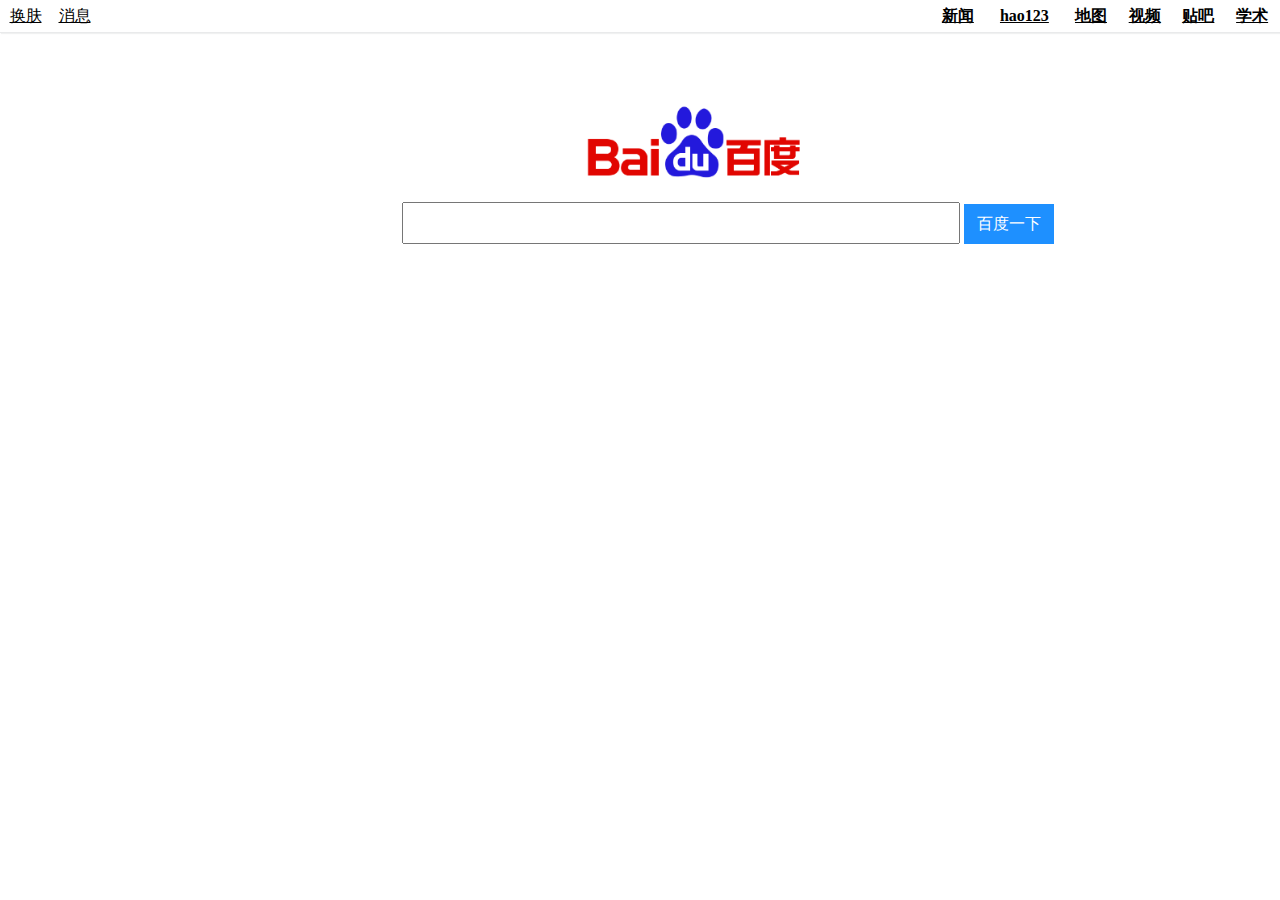
<file: zhangyan/index.html>
<!DOCTYPE html>
<html>
	<head>
		<meta charset="utf-8" />
		<title></title>
		<style type="text/css">
			
		.Top{
			width:100%;
			height: 32px;
			position: absolute;
			left: 0;
			top: 0;
			border-bottom:1px solid  rgb(233,234,235);
            box-shadow: 1px 1px 1px rgb(240,241,241);    
		}	
			
		.Top2{height:32px;width:100px;left:0;top:0;display: flex;flex: 1;position:absolute;margin: 0 auto;padding: 0;}
        .Top2 table{height:100%;width:100%;font-size:initial; color:black;  vertical-align:middle;text-align:center;text-decoration:underline}
        .Top2 table a:hover{color:darkgrey;}

 	    .Top3{height:32px;width:350px;right:0;top:0;display: flex;flex: 1;position:absolute;margin: 0 auto;padding: 0;}
        .Top3 table{height:100%;width:100%;font-size: initial;font-weight:bold; color:black;  vertical-align:middle;text-align:center;text-decoration:underline}
        .Top3 table a:hover{color:darkgrey;}
			
			.middle{
				width: 800px;
				height: 200px;
				position: relative;
				left:28%;
				top:90px;
			margin: 0;
			
			}
					
			.img{
				width: 230px;
				height: 90px;
				position: relative;
				left:27%;
				top:0;
			}
			
			.search{
				position:relative;
				left:5%;
				top:5%;
				width:800px;
				height:36px;
			
			}
			
			
			.search1{
				position: relative;				
				width:550px;
				height:36px;
				font-size:18px;
				font-family:"微软雅黑"
				}
				
			.button{
				width: 90px;
				height: 40px;
				background-color: dodgerblue;
				border:none;
				color:white;
				font-size: initial;
				
			}
			.button:hover{background-color:royalblue;}
			
		</style>
	</head>
	<body>
		
		<div class="Top">
			
			    <div class="Top2">
        	<table>	
        		<tr  >
        			<td><a herf="#">换肤</a></td>
        			<td><a herf="#">消息</a></td>
        		</tr>
           </table>
            </div>	
            
               <div class="Top3">
        	<table>	
        		<tr>
        			<td><a herf="#">新闻</a></td>
        			<td><a herf="#">hao123</a></td>
        			<td><a herf="#">地图</a></td>
        			<td><a herf="#">视频</a></td>   
        			<td><a herf="#">贴吧</a></td>
        			<td><a herf="#">学术</a></td>
        		</tr>
          </table>
               </div>	
		</div>
		
		
		<div class="middle">
			<img  class="img"  src="img/baidu.png">
			
			<div class="search">
             <input class="search1">
             <input type="button" class="button" value="百度一下">
		</div>
		</div>
		
	</body>
</html>
</file>
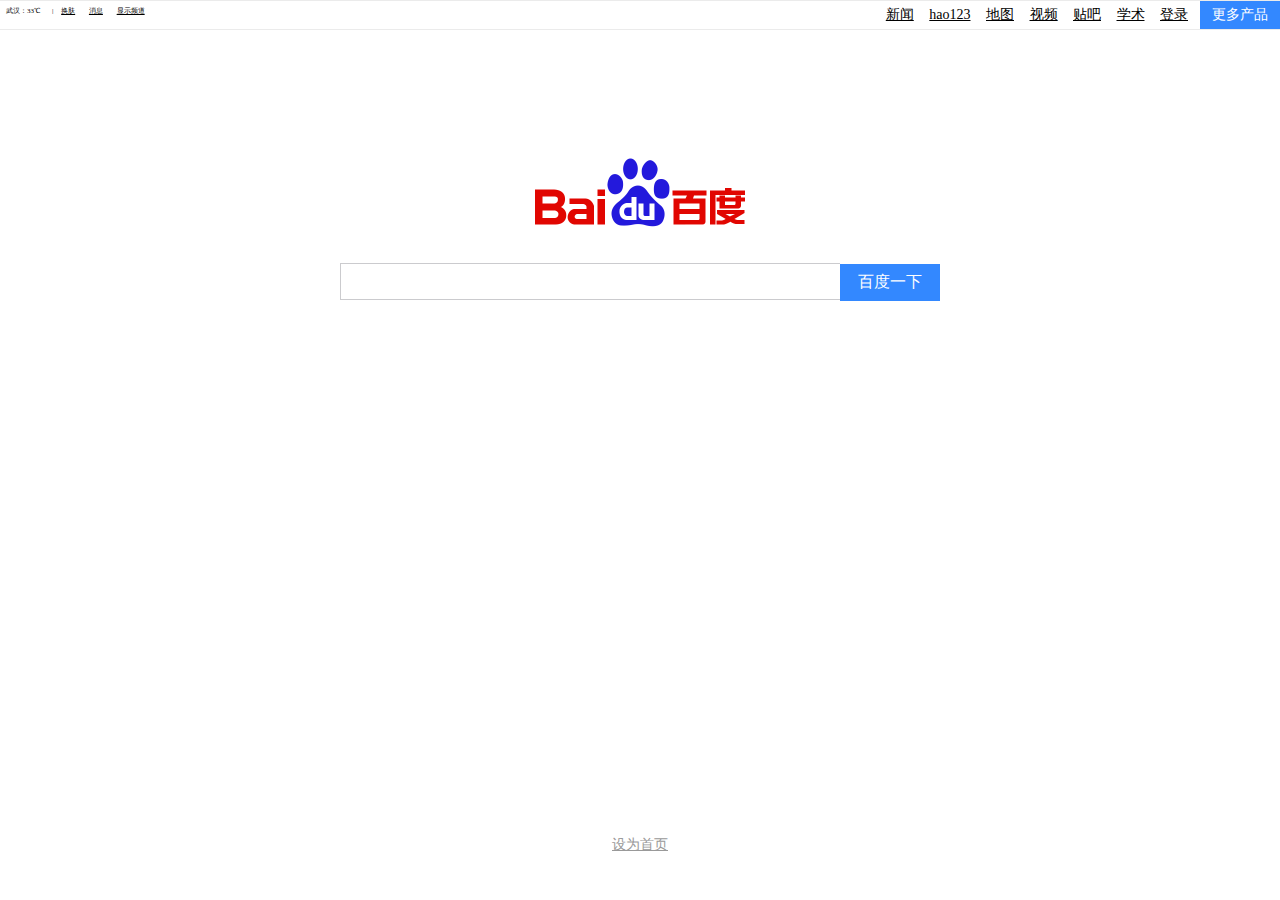
<file: zhangyu/tasks/baidu/index.html>
<!DOCTYPE html>
<html lang="en">
<head>
  <meta charset="UTF-8">
  <meta name="viewport" content="width=device-width, initial-scale=1.0">
  <meta http-equiv="X-UA-Compatible" content="ie=edge">
  <link rel="stylesheet" href="css/normalize.css">
  <link rel="stylesheet" href="css/main.css">
  <title>Baidu</title>
</head>
<body>
  <div class="top_nav clearfix">
    <div class="fl">
      <div class="weather">武汉：33℃</div>
    </div>
    <div class="fl">
      <div class="nav_l">|
        <a href="#">换肤</a>
        <a href="#">消息</a>
        <a href="#">显示频道</a>
      </div>
    </div>
    <div class="fr">
      <div class="more">
        <a href="#">更多产品</a>
      </div>
    </div>
    <div class="fr">
      <div class="nav_r">
        <a href="#">新闻</a>
        <a href="#">hao123</a>
        <a href="#">地图</a>
        <a href="#">视频</a>
        <a href="#">贴吧</a>
        <a href="#">学术</a>
        <a href="#">登录</a>
      </div>
    </div>
  </div>
  <div class="container">
    <div class="main_item">
      <div class="logo ">
        <a href="#">
          <img src="image/img1.png" alt="">
        </a>
      </div>
      <div class="search_bar">
        <input type="text"><button type="button" name="button"></button>
      </div>
    </div>
  </div>

    <div class="footer">
      <a href="#">设为首页</a>

  </div>
</body>
</html>
</file>
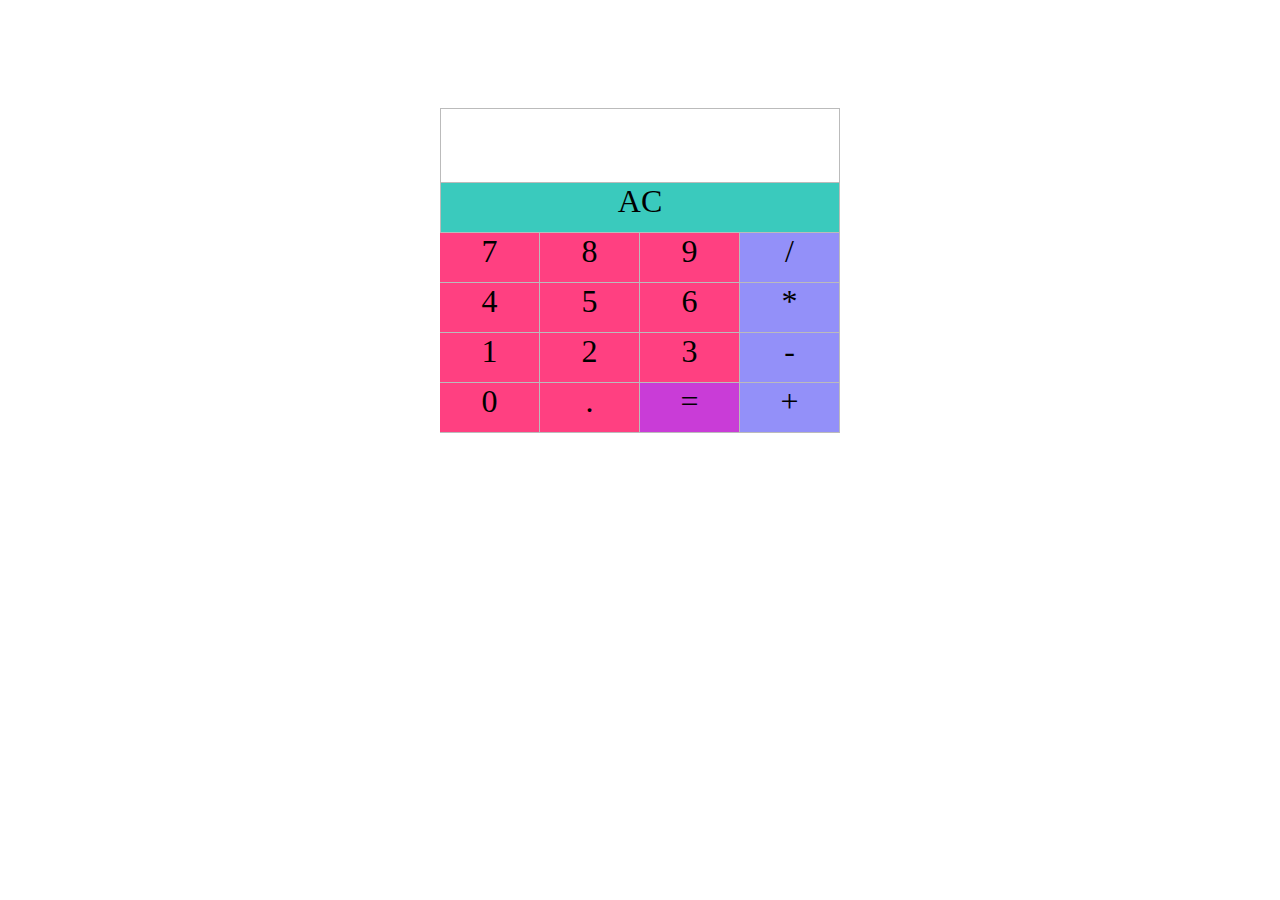
<file: zhangyu/tasks/calculator/index.html>
<!DOCTYPE html>
<html lang="en">
<head>
  <meta charset="UTF-8">
  <meta name="viewport" content="width=device-width, initial-scale=1.0">
  <meta http-equiv="X-UA-Compatible" content="ie=edge">
  <script type="text/javascript" src="js/main.js">
  </script>
  <link rel="stylesheet" href="css/main.css">
  <title>Document</title>
</head>
<body>
  <div class="container clearfix">
    <div class="show clearfix">
      <p class="content" id="con"></p>
    </div>
    <div class="ac" onclick="ac()">AC</div>
    <div class="num clearfix fl">
      <div class="fl n7 n" onclick="getnum(this)">7</div>
      <div class="fl n8 n" onclick="getnum(this)">8</div>
      <div class="fl n9 n" onclick="getnum(this)">9</div>
      <div class="fl n4 n" onclick="getnum(this)">4</div>
      <div class="fl n5 n" onclick="getnum(this)">5</div>
      <div class="fl n6 n" onclick="getnum(this)">6</div>
      <div class="fl n1 n" onclick="getnum(this)">1</div>
      <div class="fl n2 n" onclick="getnum(this)">2</div>
      <div class="fl n3 n" onclick="getnum(this)">3</div>
      <div class="fl n0 n" onclick="getnum(this)">0</div>
      <div class="fl n. n" onclick="getnum(this)">.</div>
      <div class="fl n eq" onclick="eq(this)">=</div>
    </div>
    <div class="cal fl ">
      <div class="c" onclick="divi(this)">/</div>
      <div class="c" onclick="mul(this)">*</div>
      <div class="c" onclick="del(this)">-</div>
      <div class="c" onclick="add(this)">+</div>
    </div>
  </div>
</body>
</html>
</file>
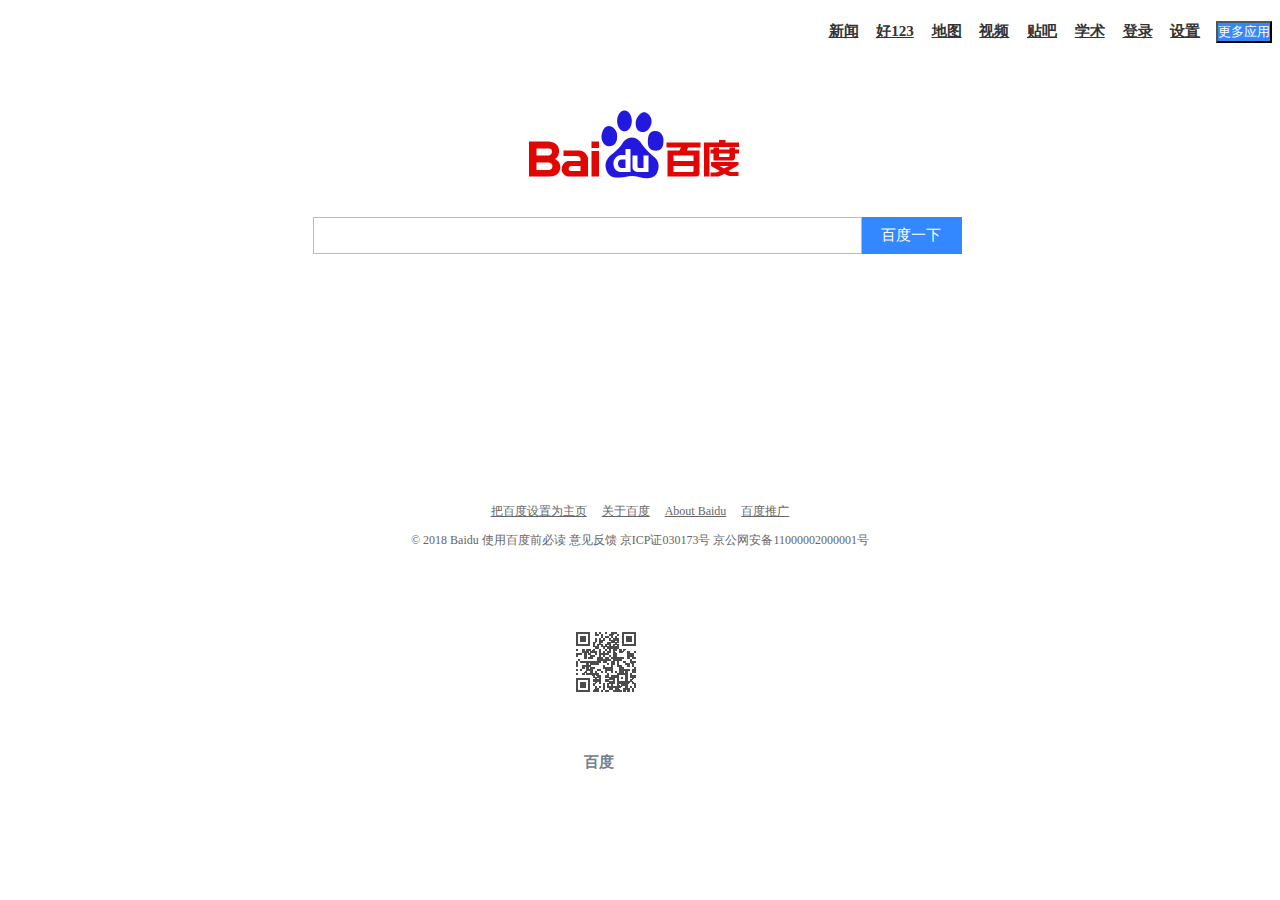
<file: leijiuying/tasks/HTML/百度静态页面/index.html>
<!DOCTYPE html>
<html>
	<head>
		<meta charset="utf-8" />
		<title>百度一下，你就知道</title>
		<link type="text/css" rel="stylesheet" href="css/1.css">
	</head>
	<body>
	
		<div>
			<div id="nav">
				<a href="http://news.baidu.com/">新闻</a>
				<a href="https://www.hao123.com/">好123</a>
				<a href="https://map.baidu.com/">地图</a>
				<a href="http://v.baidu.com/">视频</a>
				<a href="http://tieba.baidu.com/">贴吧</a>
				<a href="http://xueshu.baidu.com/">学术</a> 
				<a href="" class="login">登录</a>
				<a href="" class="set">设置</a>
				<button>更多应用</button>
		</div> 
	<div id="main">
		<div class="picture">
			<img src="img/1.jpg.png" alt="logo"  width="267" height="101"/>
		</div>
		<div>
			<input class="si" type="text" name="name" value=" " /><input class="sub" type="submit" name="name" value="百度一下" />
		</div>
		<div class="code">
			<img src="img/2.jpg.png"  alt="二维码" />
		</div>
		<div class="wen">
		<p><b>百度</b></p>	
		</div>
	<div id="bottom">
	<div class="ab">
		<a href="">把百度设置为主页</a>
		<a href="">关于百度</a>
		<a href="">About Baidu</a>
		<a href="">百度推广</a>
	</div>	
	<div class="ab">
		<p>&copy 2018 Baidu 使用百度前必读 意见反馈  京ICP证030173号  京公网安备11000002000001号	</p>
	</div>
	</div>
	</div>
	</div>
	</body>
</html>
</file>
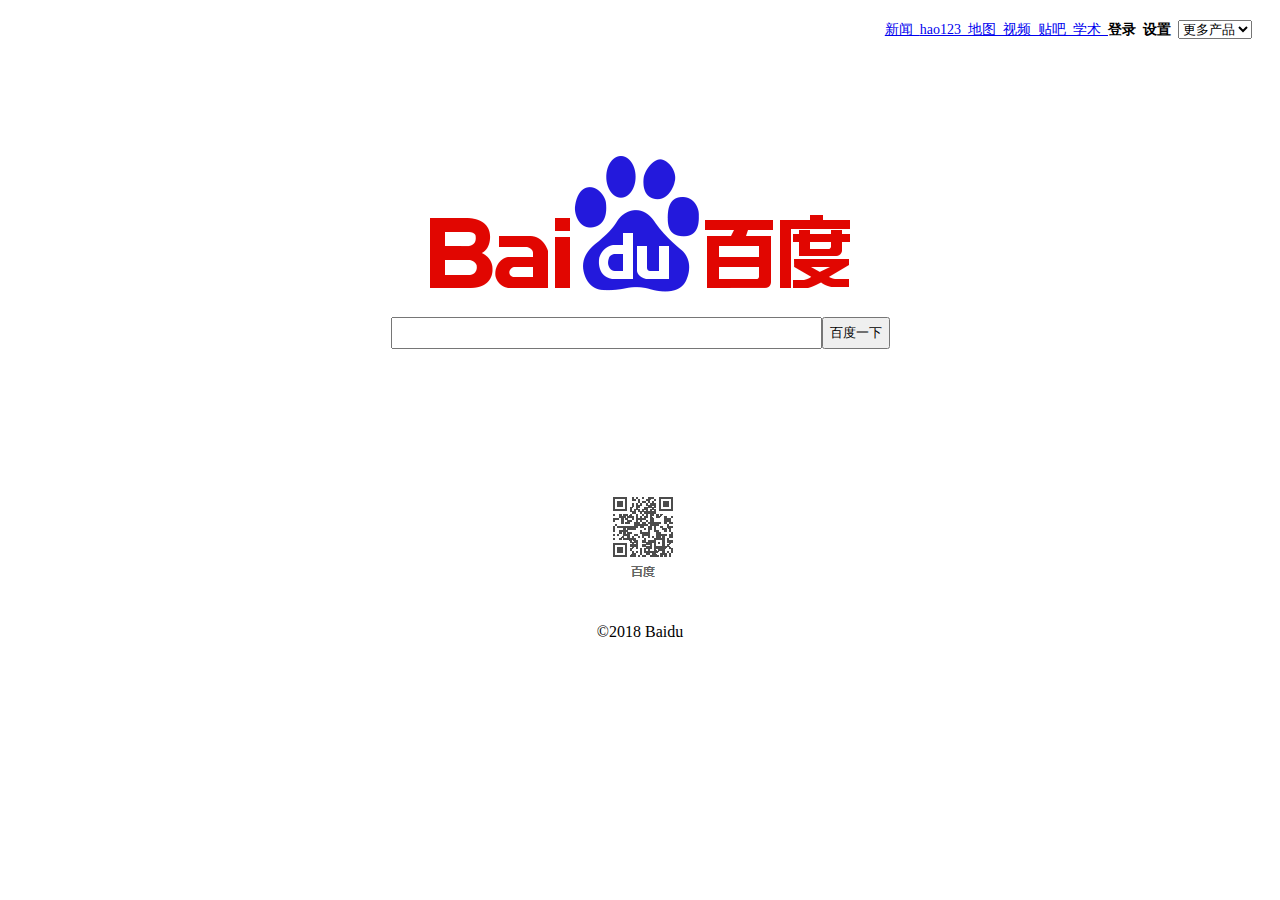
<file: luhaihong/tasks/html&css/lu.html>
<!DOCTYPE html>
<html lang="en">
<head>
    <meta charset="UTF-8">
    <meta name="viewport" content="width=device-width, initial-scale=1.0">
    <meta http-equiv="X-UA-Compatible" content="ie=edge">
    <title>百度一下，你就知道</title>
    <style>
    body{
        height: 100%;
    }
    #chanpin {
        margin: 20px;
        font-size:14px;
        display: flex;
        align-items:baseline;
        justify-content:flex-end;    
    } 
    .picture {
        display: flex;
        justify-content: center;
    }
    .logo {
        flex:0,2,auto;
    }
    .bot{
       position: relative;
       top: 48px;
    }
    .ma{
       position: relative;
       top: 34px;
       margin-top: 10vh;
    }
    .input {
        width: 423px;
        height: 26px;
    }
    .search {
        height: 32px;

    }
   
    </style>
</head>
<body>
    <div id="chanpin">
        <a href="http://news.baidu.com/">新闻&nbsp&nbsp</a>
        <a href="https://www.hao123.com/">hao123&nbsp&nbsp</a>
        <a href="https://map.baidu.com/">地图&nbsp&nbsp</a>
        <a href="http://v.baidu.com/">视频&nbsp&nbsp</a>
        <a href="https://tieba.baidu.com/index.html">贴吧&nbsp&nbsp</a>
        <a href="http://xueshu.baidu.com/">学术&nbsp&nbsp</a>
        <b>登录&nbsp&nbsp</b>
        <b>设置&nbsp&nbsp</b>
    
        <form style="font-size:10px;color:antiquewhite;float:right;">
                <select name="更多产品">
                <option value="更多" selected>更多产品</option>
                <option value="糯米">糯米</option>
                <option value="音乐">音乐</option>
                <option value="知道">知道</option>
                <option value="文库">文库</option>
                </select>
        </form>
    </div>
    
    <div class="picture logo">
        <img  src="./bd_logo1.png" alt="baidulogo">
    </div>

    <div class="picture block">
      <div> <input type="text" class="input"> </div>
      <div> <input type="button" value="百度一下" class="search"> </div>
    </div>
    
    <div class="picture ma">
        <img src="./ma.png" alt="二维码">
    </div>
    <p class='picture bot'>&copy2018 Baidu</p>
</body>
</html>
</file>
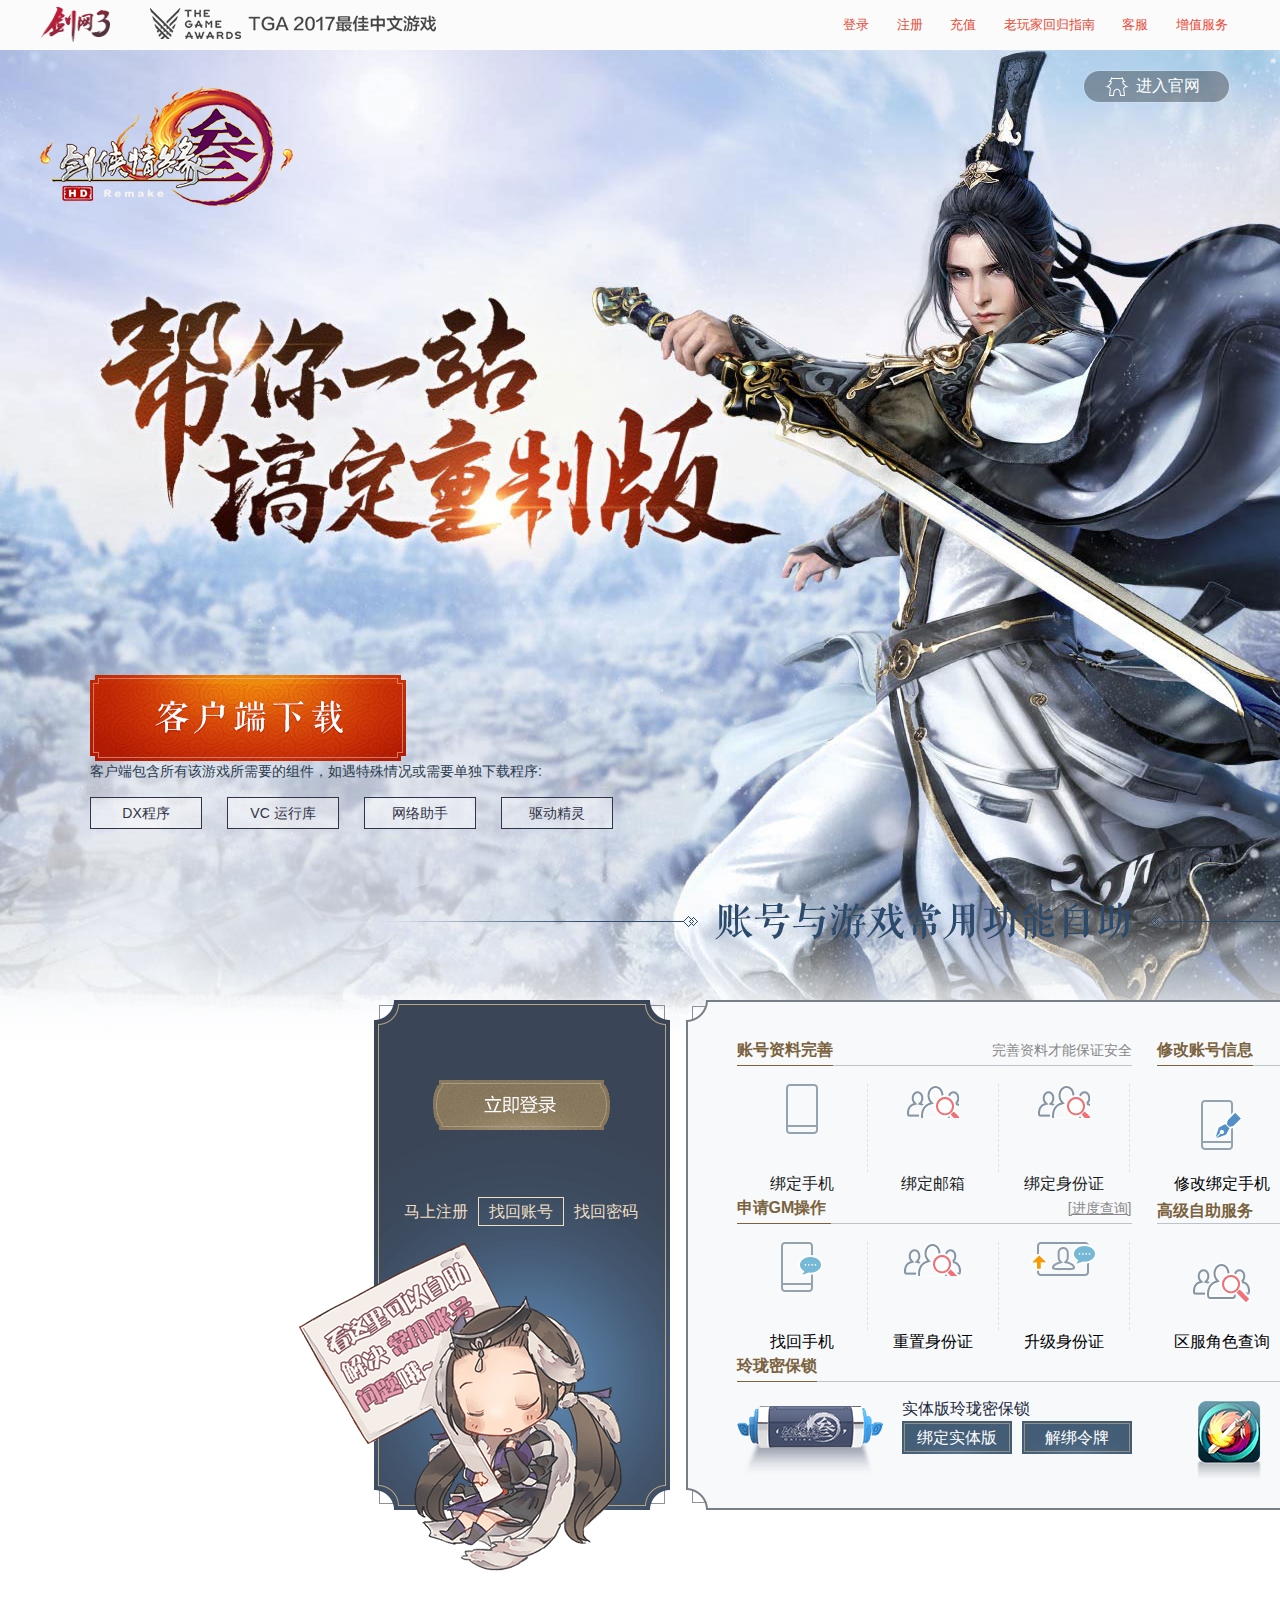
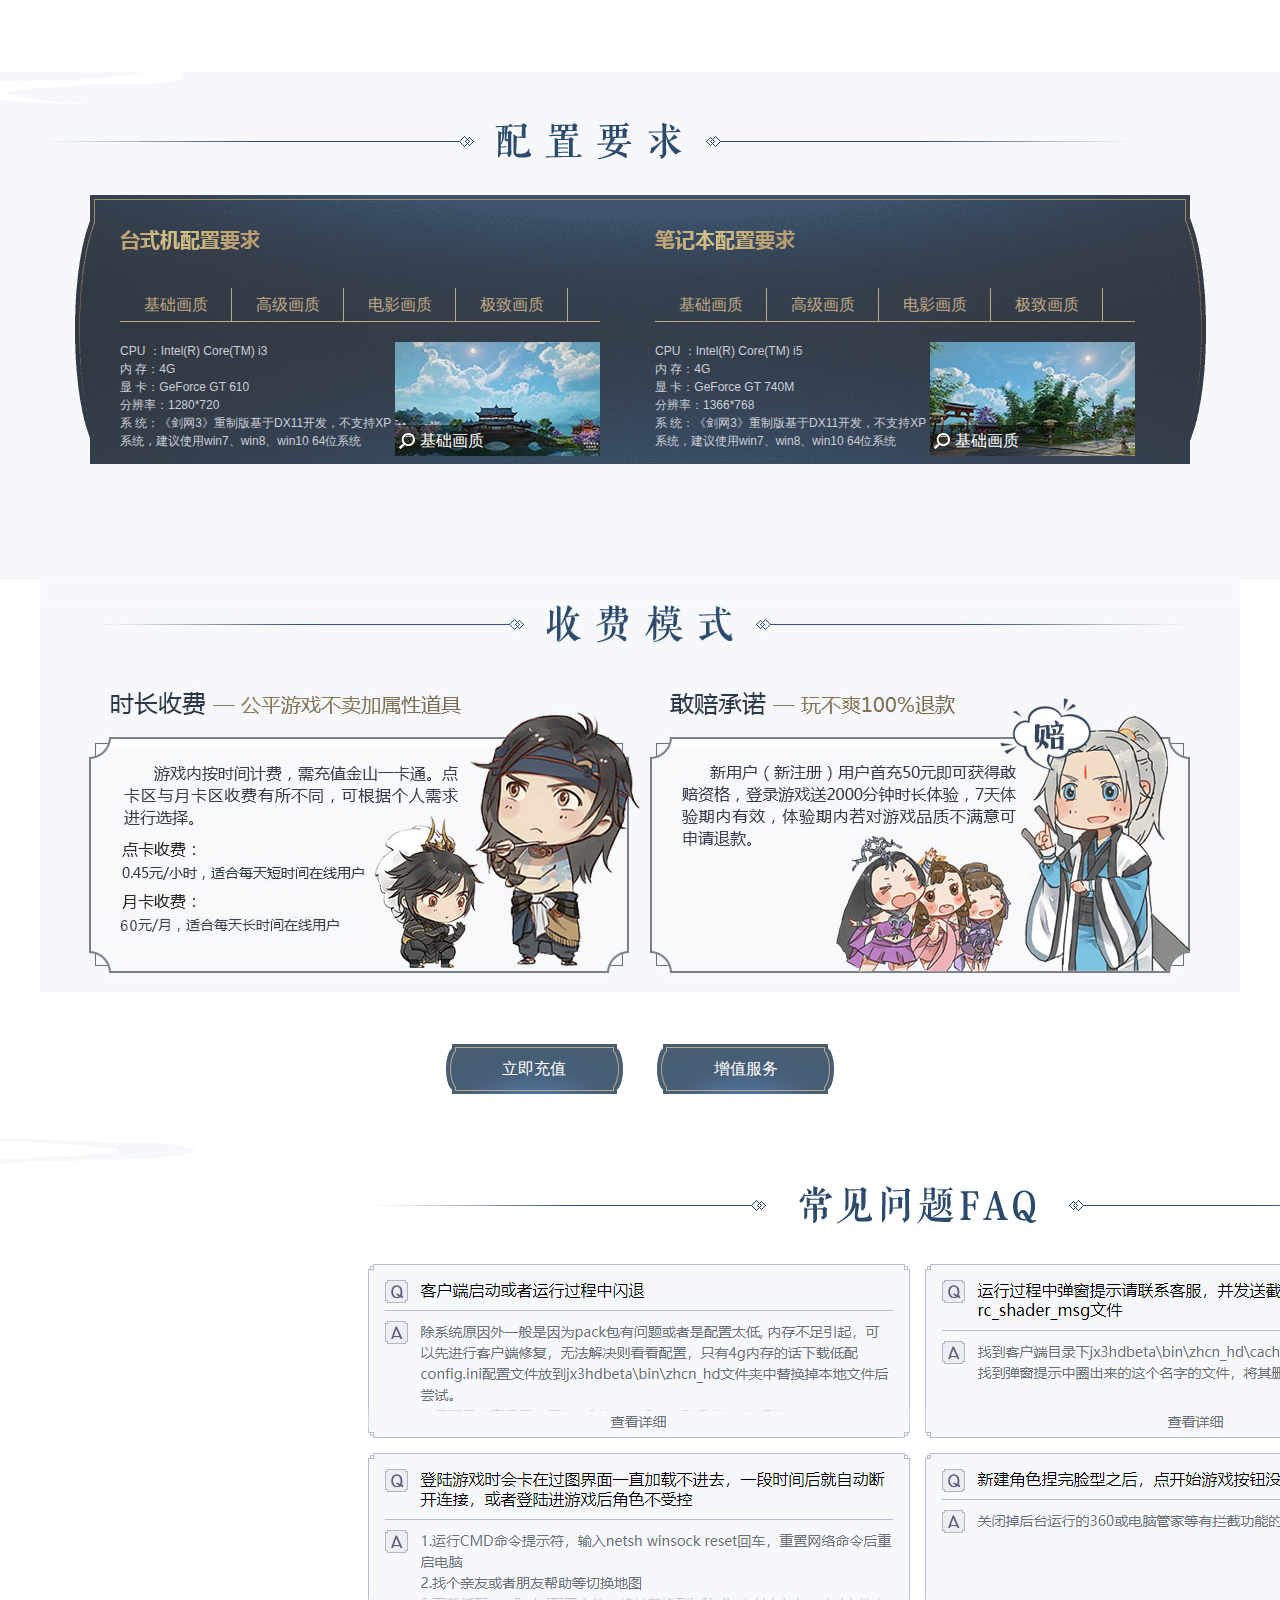
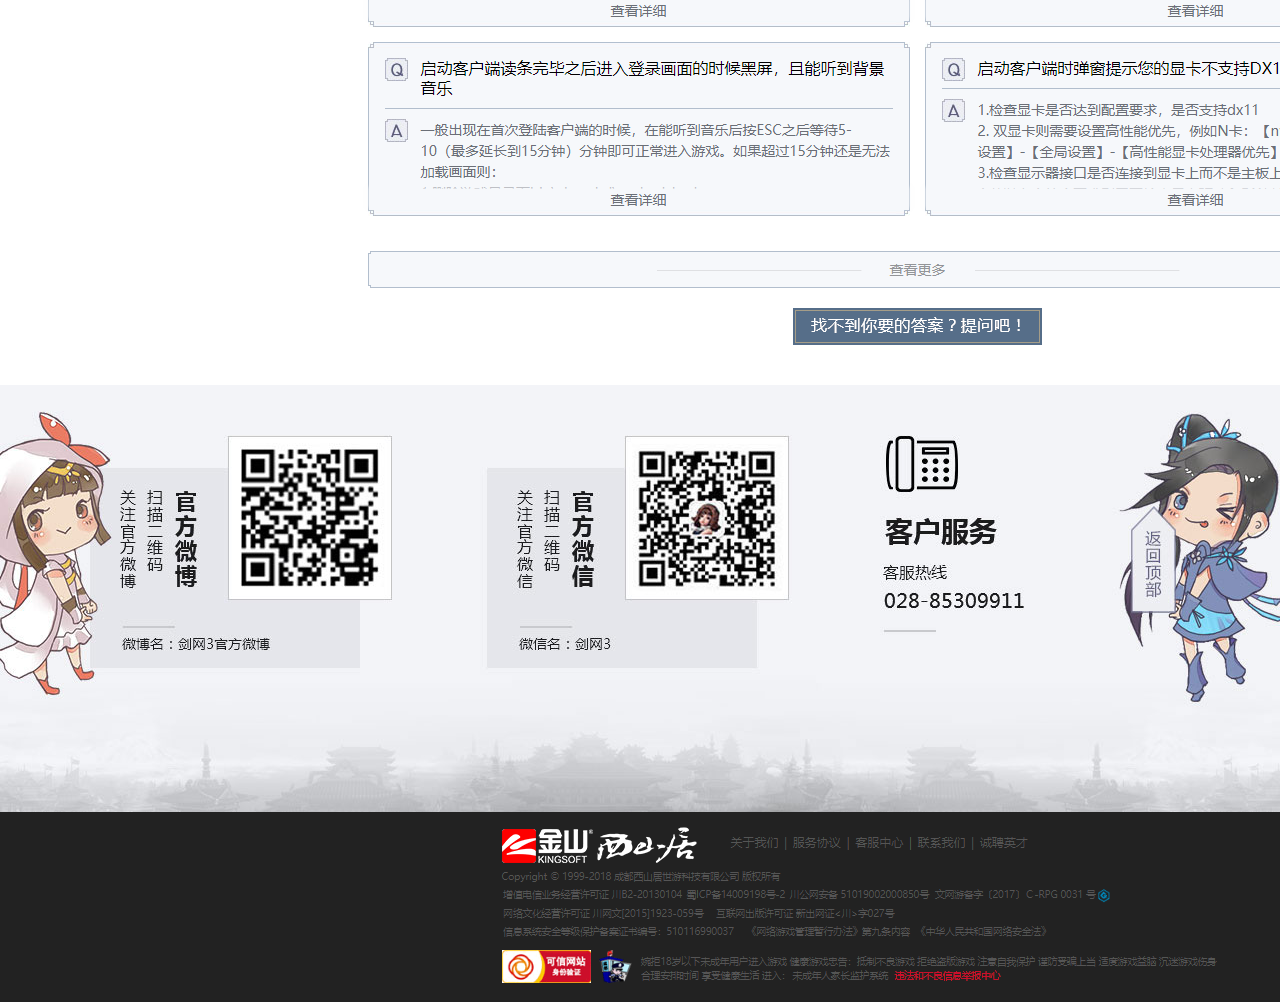
<file: xiongxiaoze/tasks/html/剑网3网页/测试.html>
<!DOCTYPE html>
<html lang="en">
<head>
    <meta charset="UTF-8">
    <meta name="viewport" content="width=device-width, initial-scale=1.0">
    <meta http-equiv="X-UA-Compatible" content="ie=edge">
    <title>Document</title>
    <link rel="stylesheet" href="测试.css">
</head>
<body>
    <div class style="display: none;position: absolute"></div>
    <div id="div1">
        <div id="div1-1">
            <div id="div1-2">
                <a href="javascript:;">登录</a>
                <a href="javascript:;">注册</a>
                <a href="https://pay.xoyo.com/recharge/select_channel/jx3">充值</a>
                <a href="https://jx3.xoyo.com/zt/2017/10/16/one_stop_service/" id="hlight">老玩家回归指南</a>
                <a href="https://kefu.xoyo.com/index.php?r=gamelist">客服</a>
                <a href="https://my.xoyo.com/login/login/">增值服务</a>
            </div>
            <div id="div1-1-1">
                <div id="div1-1-1-1">
                    <a target="_top" href="https://jx3.xoyo.com/">
                    <img src="img/jianwang3.png"></a>
                </div>
                <div id="div1-1-1-2" class="mini-i-mend"></div>
            </div>
        </div>
    </div>
    <div id="div2">
        <div id="div2-1">
            <div id="div2-1-1" style="top: 35px;">
                <a href="https://jx3.xoyo.com/index/">
                    <img src="img/logo.png" alt="剑网3">
                </a>
            </div>
            <div id="div2-1-2">
                <p id="div2-1-2-1"><a href="https://jx3.xoyo.com/index/" style="    color: #fff;text-decoration: none;">进入官网</a></p>
            </div>
        </div>
        <div id="div2-2">
            <a id="div2-2-2" href="http://jx3.xoyo.com/download/">完整客户端下载</a>
            <p>客户端包含所有该游戏所需要的组件，如遇特殊情况或需要单独下载程序:</p>
            <ul id="div2-2-1">
                <li><p>DX程序</p></li>
                <li><p>VC 运行库</p></li>
                <li><p>网络助手</p></li>
                <li><p>驱动精灵</p></li>
            </ul>
        </div>
    </div>
    <div id="div3">
        <div id="div3-1">
            <h1 id="div3-1-1">账号与游戏常用功能自助</h1>
            <span id="div3-1-3"></span>
            <div id="div3-1-2">
                <div id="div3-1-2-1">
                    <a href="javascript:;" id="div3-1-2-1-1"></a>
                    <ul id="div3-1-2-1-2">
                        <li><a href="https://my.xoyo.com/register/index/www">马上注册</a></li>
                        <li><a href="javascript:;" style="border: 1px solid #efdfc2">找回账号</a></li>
                        <li><a href="https://my.xoyo.com/find/index/">找回密码</a></li>
                    </ul>
                </div>
                <div id="div3-1-2-2">
                    <div id="div3-1-2-2-1">
                        <div id="div3-1-2-2-1-1">
                            <div id="div3-1-2-2-1-1-1">
                                <div id="div3-1-2-2-1-1-1-1">
                                    <div id="div3-1-2-2-1-1-1-1-shang">
                                        <div id="div3-1-2-2-1-1-1-1-shang-shang">
                                            <span id="div3-1-2-2-1-1-1-1-shang-shang-qian">完善资料才能保证安全</span>
                                            <h1 id="div3-1-2-2-1-1-1-1-shang-shang-hou">账号资料完善</h1>
                                        </div>
                                        <div id="div3-1-2-2-1-1-1-1-shang-xia">
                                            <div id="div3-1-2-2-1-1-1-1-shang-xia-zhong">
                                                <div id="div3-1-2-2-1-1-1-1-shang-xia-zhong-zuo">
                                                    <div><span id="tools-phone"></span></div>
                                                    <p id="tools-title">绑定手机</p>
                                                </div>
                                                <div id="div3-1-2-2-1-1-1-1-shang-xia-zhong-zhong">
                                                    <div><span id="tools-mail"></span></div>
                                                    <p id="tools-title-2">绑定邮箱</p>
                                                </div>
                                                <div id="div3-1-2-2-1-1-1-1-shang-xia-zhong-you">
                                                    <div><span id="tools-card"></span></div>
                                                    <p id="tools-title-3">绑定身份证</p>
                                                </div>
                                            </div>
                                        </div>
                                    </div>
                                </div>
                                <div id="div3-1-2-2-1-1-1-2">
                                    <div id="div3-1-2-2-1-1-1-2-shang">
                                        <div id="div3-1-2-2-1-1-1-2-shang-shang">
                                            <span id="tools-title-desc"><a style="color: #888" href="https://kefu.xoyo.com/?r=item/mobile_login&game_id=1">[进度查询]</a></span>
                                            <h3 id="tools-title-text">申请GM操作&nbsp;</h3>
                                        </div>
                                        <div id="div3-1-2-2-1-1-1-2-shang-xia">
                                            <div id="div3-1-2-2-1-1-1-2-shang-xia-zhong">
                                                <div id="div3-1-2-2-1-1-1-2-shang-xia-zhong-zuo">
                                                    <div><span id="tools-gm-phone"></span></div>
                                                    <p>找回手机</p>
                                                </div>
                                                <div id="div3-1-2-2-1-1-1-2-shang-xia-zhong-zhong">
                                                    <div><span id="tools-gm-card"></span></div>
                                                    <p>重置身份证</p>
                                                </div>
                                                <div id="div3-1-2-2-1-1-1-2-shang-xia-zhong-you">
                                                    <div><span id="tools-gm-card-update"></span></div>
                                                    <p>升级身份证</p>
                                                </div>
                                            </div>
                                        </div>
                                    </div>
                                </div>
                            </div>
                            <div id="div3-1-2-2-1-1-2">
                                <div id="div3-1-2-2-1-1-2-shang">
                                    <div id="div3-1-2-2-1-1-2-shang-shang">
                                        <span id="tools-title-desc">修改绑定信息</span>
                                        <h3 id="tools-title-text">修改账号信息 </h3>
                                    </div>
                                    <div id="div3-1-2-2-1-1-2-shang-xia">
                                        <div id="div3-1-2-2-1-1-2-shang-xia-zhong">
                                            <div id="div3-1-2-2-1-1-2-shang-xia-zhong-zuo">
                                                <div><span id="tools-update-phone"></span></div>
                                                <p>修改绑定手机</p>
                                            </div>
                                            <div id="div3-1-2-2-1-1-2-shang-xia-zhong-you">
                                                <div><span id="tools-update-mail"></span></div>
                                                <p>修改绑定邮箱</p>
                                            </div>
                                        </div>
                                    </div>
                                </div>
                                <div id="div3-1-2-2-1-1-2-xia">
                                    <div id="div3-1-2-2-1-1-2-xia-shang">
                                        <span id="div3-1-2-2-1-1-2-xia-shang-desc">回归玩家忘记信息</span>
                                        <h3 id="div3-1-2-2-1-1-2-xia-shang-text">高级自助服务 </h3>
                                    </div>
                                    <div id="div3-1-2-2-1-1-2-xia-xia">
                                        <div id="div3-1-2-2-1-1-2-xia-xia-zhong">
                                            <div id="div3-1-2-2-1-1-2-xia-xia-zhong-zuo">
                                                <div><span id="tools-check-role"></span></div>
                                                <p>区服角色查询</p>
                                            </div>
                                            <div id="div3-1-2-2-1-1-2-xia-xia-zhong-you">
                                                <div><span id="tools-lock-clear"></span></div>
                                                <p>游戏安全锁解除</p>
                                            </div>
                                        </div>
                                    </div>
                                </div>
                            </div>
                        </div>
                        <div id="div3-1-2-2-1-2">
                            <div id="div3-1-2-2-1-2-shang">
                                <span id="div3-1-2-2-1-2-shang-desc">账号安全服务</span>
                                <h3 id="div3-1-2-2-1-2-shang-test">玲珑密保锁 </h3>
                            </div>
                            <div id="div3-1-2-2-1-2-xia" style="width: 685px;height: 102px;">
                                <div id="div3-1-2-2-1-2-xia-xia">
                                    <div id="div3-1-2-2-1-2-xia-xia-zuo">
                                        <h3>实体版玲珑密保锁</h3>
                                        <ul>
                                            <li><a href="javascript:;">绑定实体版</a></li>
                                            <li><a href="javascript:;">解绑令牌</a></li>
                                        </ul>
                                    </div>
                                    <div id="div3-1-2-2-1-2-xia-xia-you">
                                        <h3>手机版玲珑密保锁</h3>
                                        <ul>
                                            <li><a href="javascript:;">下载手机版</a></li>
                                        </ul>
                                    </div>
                                </div>
                            </div>
                        </div>
                    </div>
                </div>
            </div>
        </div>
    </div>
    <div id="div4">
        <div id="div4-1">
            <div id="div4-1-1">
                <h3 id="hardware-requirement-title">配置要求</h3>
                <div id="hardware-requirement">
                    <div id="hardware-requirement-pc">
                        <h1 id="hardware-requirement-pc-title">台式机配置要求</h1>
                        <div id="hardware-requirement-pc-tab">
                            <ul>
                                <li id="cur"><span>基础画质</span></li>
                                <li><span>高级画质</span></li>
                                <li><span>电影画质</span></li>
                                <li><span>极致画质</span></li>
                            </ul>
                            <div id="hardware-requirement-pc-content">
                                <div>
                                    <a href="img/pc_0.8c7480ac.jpg"><div id="hardware-requirement-pc-effect"><p>基础画质</p></div></a>
                                    <div id="hardware-requirement-pc-text-warp">
                                        <p>CPU ：Intel(R) Core(TM) i3</p>
                                        <p>内 存：4G</p>
                                        <p>显 卡：GeForce GT 610</p>
                                        <p>分辨率：1280*720</p>
                                        <p>系 统：《剑网3》重制版基于DX11开发，不支持XP系统，建议使用win7、win8、win10 64位系统</p>
                                    </div>
                                </div>
                            </div>
                        </div>
                    </div>
                    <div id="hardware-requirement-pocket">
                        <h1 id="hardware-requirement-pocket-title">台式机配置要求</h1>
                        <div id="hardware-requirement-pocket-tab">
                            <ul>
                                <li id="cur"><span>基础画质</span>></li>
                                <li><span>高级画质</span></li>
                                <li><span>电影画质</span></li>
                                <li><span>极致画质</span></li>
                            </ul>
                            <div id="hardware-requirement-pocket-content">
                                <div>
                                    <a href="img/nc_0.46a39413.jpg"><div id="hardware-requirement-pocket-effect"><p>基础画质</p></div></a>
                                    <div id="hardware-requirement-pocket-text-warp">
                                        <p>CPU ：Intel(R) Core(TM) i5</p>
                                        <p>内 存：4G</p>
                                        <p>显 卡：GeForce GT 740M</p>
                                        <p>分辨率：1366*768</p>
                                        <p>系 统：《剑网3》重制版基于DX11开发，不支持XP系统，建议使用win7、win8、win10 64位系统</p>
                                    </div>
                                </div>
                            </div>
                        </div>
                    </div>
                </div>
            </div>
        </div>
    </div>
    <div id="div5">
        <div id="main-layout-container">
            <div id="main-layout-content">
                <p><img src="img/58b28e64.jpg" width="1200" height="412"></p>
                <p id="charge-mode-p">
                    <a id="charge-mode-button" href="https://pay.xoyo.com/recharge/select_channel/jx3">立即充值</a>
                    <a id="charge-mode-button" href="https://my.xoyo.com/login/login/">增值服务</a>
                </p>
            </div>
        </div>
    </div>
    <div id="div6"></div>
    <div id="weixin"></div>
    <dir id="div7"></div>
    </dir>
</body>
</html>
</file>
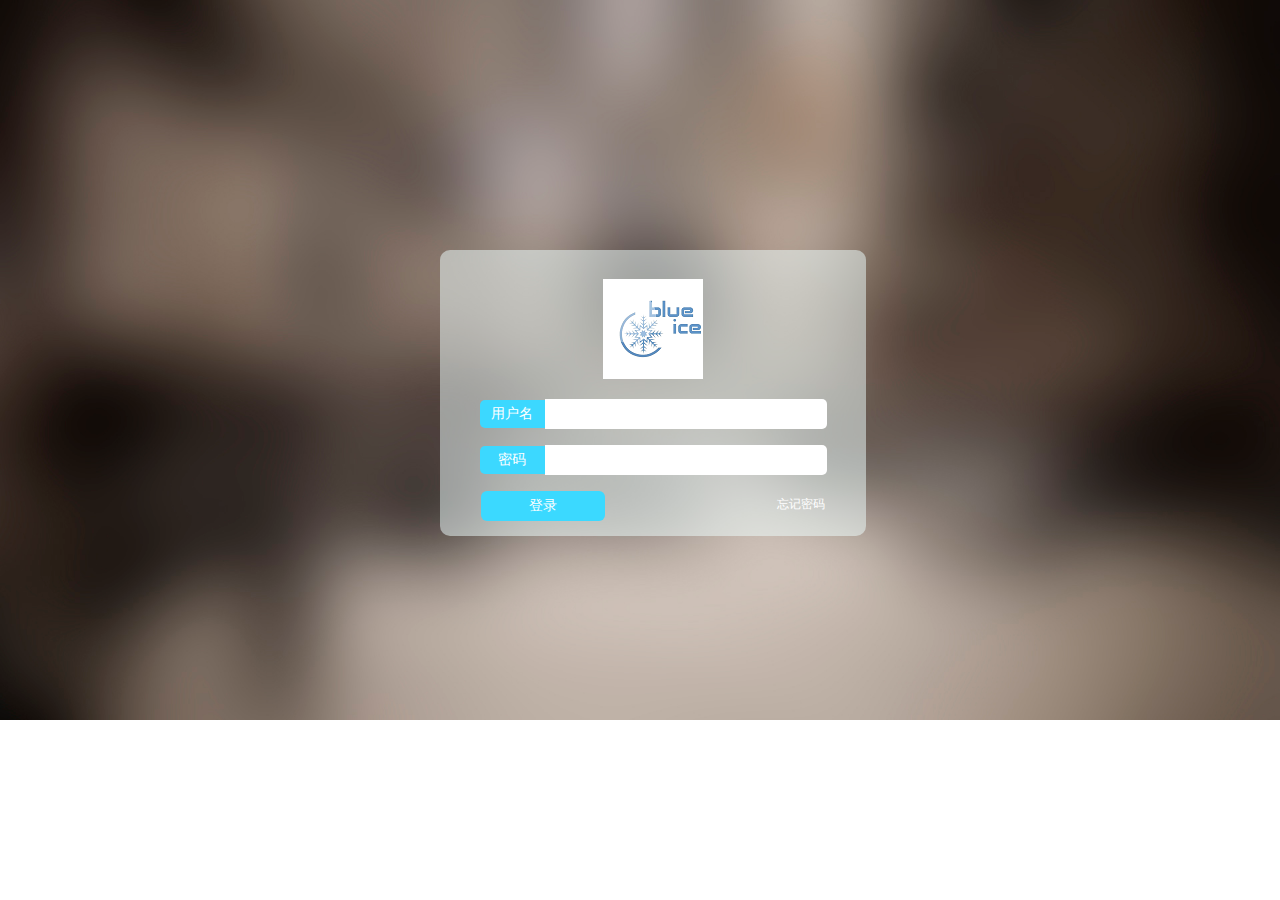
<file: xiongxiaoze/tasks/html/登录窗口/login.html>
<!DOCTYPE html>
<html lang="en">
<head>
    <meta charset="UTF-8">
    <meta name="viewport" content="width=device-width, initial-scale=1.0">
    <meta http-equiv="X-UA-Compatible" content="ie=edge">
    <title>Document</title>
    <link rel="stylesheet" href="login.css">
    <script src="login.js"></script>
</head>
<body>
    <div id="login">
        <p id="img_logo"><img src="img/binglan.png"></p>

        <form method="POST" action="login.js">

            <p><label class="label_input">用户名</label><input type="text" id="username" class="text_field"></p>
            <p><label class="label_input">密码</label><input type="text" id="password" class="text_field"></p>

            <div id="login_control">
                <input id="butn_login" type="text" value="登录" onclick="login()">
                <a id="forget_pwd" href="">忘记密码</a>
            </div>

        </form>
    </div>
</body>
</html>
</file>
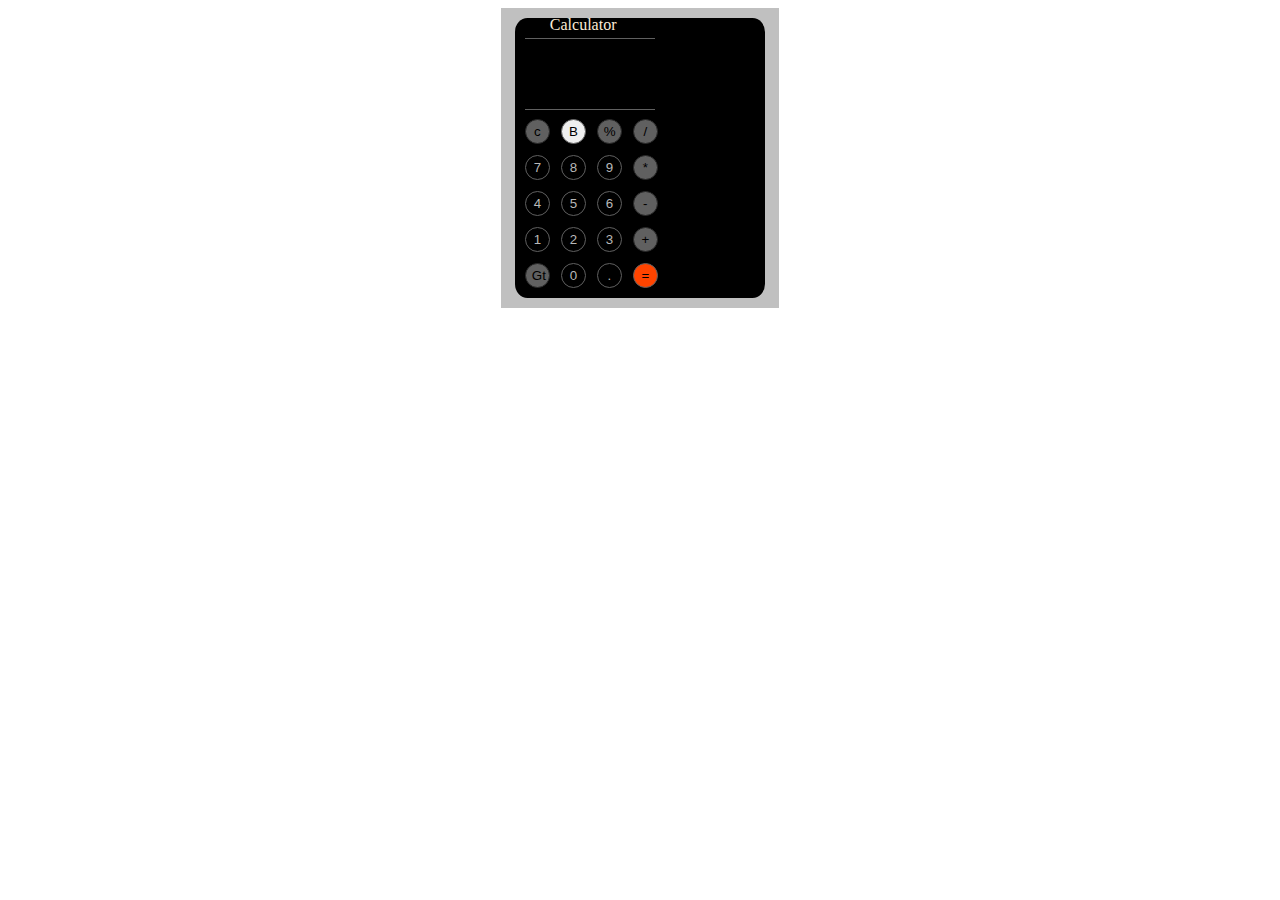
<file: xiongxiaoze/tasks/html/简易计算器/Calculator.html>
<!DOCTYPE html>
<html lang="en">
<head>
    <meta charset="UTF-8">
    <meta name="viewport" content="width=device-width, initial-scale=1.0">
    <meta http-equiv="X-UA-Compatible" content="ie=edge">
    <title>Document</title>
    <link rel="stylesheet" href="Calculator.css">
    <script src="Calculator.js"></script>
</head>
<body>
    <div id="div1">
        <div id="div2">
            <p id="name">Calculator</p>
            <div id="line1" style=" width:130px;height:10px;border-bottom:1px solid #606060"></div>
            <div id="line2" style=" width:130px;height:10px;border-bottom:1px solid #606060"></div>
            <div id="div3"><input id="screenName" value="" onfocus="jsq(this)"></input></div>
            <table id="Calculator">
                <tr>
                    <td><button id="c" value="c" onclick="clearNum()">c</button></td>
                    <td><button id="Back" value="Back" onclick="tuiGe()">B</button></td>
                    <td><button id="per" value="%" onclick="jsq(this.id)">%</button></td>
                    <td><button id="divid" value="/" onclick="jsq(this.id)">/</button></td>
                </tr>
                <tr>
                    <td><button id="seven" value="7" onclick="jsq(this.id)">7</button></td>
                    <td><button id="eight" value="8" onclick="jsq(this.id)">8</button></td>
                    <td><button id="nine" value="9" onclick="jsq(this.id)">9</button></td>
                    <td><button id="mul" value="*" onclick="jsq(this.id)">*</button></td>
                </tr>
                <tr>
                    <td><button id="four" value="4" onclick="jsq(this.id)">4</button></td>
                    <td><button id="five" value="5" onclick="jsq(this.id)">5</button></td>
                    <td><button id="six" value="6" onclick="jsq(this.id)">6</button></td>
                    <td><button id="min" value="-" onclick="jsq(this.id)">-</button></td>
                </tr>
                <tr>
                    <td><button id="one" value="1" onclick="jsq(this.id)">1</button></td>
                    <td><button id="two" value="2" onclick="jsq(this.id)">2</button></td>
                    <td><button id="three" value="3" onclick="jsq(this.id)">3</button></td>
                    <td><button id="plus" value="+" onclick="jsq(this.id)">+</button></td>
                </tr>
                <tr>
                    <td><button id="GT">Gt</button></td>
                    <td><button id="zero" value="0" onclick="jsq(this.id)">0</button></td>
                    <td><button id="point" value="." onclick="jsq(this.id)">.</button></td>
                    <td><button id="eva" onclick="eva()" value="=">=</button></td>
                </tr>
            </table>
        </div>
    </div>
</body>
</html>
</file>
<file: zhangyu/tasks/baidu/css/main.css>
*{
  box-sizing: border-box;
  /* background: rgba(0, 0, 0, 0.5); */
}



img{
  width: 25%;
}

.clearfix::after{
  content: " ";
  display: block;
  clear: both;
}

.container{
  display: block;
  margin: 0 auto;
  max-width: 1080px;
  position: relative;
  top:38.2%;
}

.container .main_item{
  position: relative;
  top:-50px;
}

.fl{
  float:left;
}

.fr{
  float: right;
}

.top_nav{
  padding: 0px;
  border-top:1px solid #ebebeb;
  border-bottom :1px solid #ebebeb;
}

.top_nav .fl a,
.top_nav .fl div{
  font-size: 7px;
  color: black;
  padding:6px;
}

.top_nav .fr a,
.top_nav .fr div{
  padding: 6px;
  font-size: 14px;
  color: black;
  font-weight: 400;
}


/* .top_nav .fr .more:before{
  content:"更多产品";
  padding: 8px;
  font-size: 10px;
  color: white;
  font-weight: 200;
  margin: 0;
  background: #3388FF;
} */

.top_nav .fr .more{
  padding: 6px;
  font-size: 10px;
  color: white;
  font-weight: 200;
  margin: 0;
  background: #3388FF;
}

.top_nav .fr .more a{
  text-decoration: none;
  color: white;
}

.top_nav .fr .more:hover{
  background: #F9F9F9;
}

.top_nav .fr .more a:hover{
  color: black;
}

.logo{
  text-align: center;
  margin-top: 130px;
}

.search_bar{
  text-align: center;
  margin-top: 20px;
}

.search_bar input,
.search_bar button{
  padding: 0;
  margin: 0;
  height: 37px;
}

.search_bar input{
  width: 500px;
  border: 1px solid rgba(36, 37, 50, 0.24);
  border-right: 0;
}

.search_bar input:hover{
  border-color: #999;
}

.search_bar input:focus{
  border-color: #4791FF;
  outline: none;
}

.search_bar button{
  width: 100px;
  border: 0;
  background:#3388FF;
  cursor: pointer;
}

.search_bar button:before{
  content:"百度一下";
  font-size: 16px;
  color: white;

}

.search_bar button:hover{
  background:#297aec;
}


.footer{
  position: absolute;
  width:100%;
  bottom: 47px;
  text-align: center;
}

.footer a{
    font-size: 14px;
    color: #999;
}
</file>
<file: zhangyu/tasks/calculator/css/main.css>
*{
  box-sizing: border-box;
}

.clearfix::after{
  content: " ";
  display: block;
  clear: both;
}

.fl{
  float: left;
}

.container{
  position: relative;
  top: 100px;
  max-width: 400px;
  margin: 0 auto;
}

.show{
  width: 400px;
  height: 75px;
  background: white;
  margin: 0;
  border:  0.5px solid #BBB;
}

.show .content{
  position: relative;
  top: 14px;
  float: right;
  margin: 0;
  font-size: 36px;
}

.ac{
  margin: 0;
  width: 400px;
  height: 50px;
  background: #3ACABD;
  border-left:  0.5px solid #BBB;
  border-right: 0.5px solid #BBB;
  border-bottom:  0.5px solid #BBB;
  text-align: center;
}

.ac:hover{
  background: #35B9AD;
}

.ac:active{
  background: #2B978D;
}

.num{
  margin: 0;
  display: inline-block;
  width: 300px;
  height: 200px;
  /* background: blue; */
}

.n,
.c{
  margin: 0;
  display: inline-block;
  width: 100px;
  height: 50px;
  border-right: 0.5px solid #BBB;
  border-bottom:  0.5px solid #BBB;
}

.n{
  background: #FF4081;
}

.n:active{
  background: #DD376F;
}

.eq{
  background: #C93CD7;
}

.eq:active{
  background: #A532B1;
}

.c{
  background: #9390F9;
}

.c:active{
  background: #7F7CD7;
}

.cal{
  margin: 0;
  display: inline-block;
  width: 100px;
  height: 200px;
  border-right: 0.5px solid #BBB;
  border-bottom:  0.5px solid #BBB;
  /* border: 1px solid #BBB; */
}



.cal ,
.n,
 .ac{
    text-align: center;
    font-size:  32px;
}
</file>
<file: leijiuying/tasks/HTML/百度静态页面/css/1.css>
body{
	padding: 0;
	margin: 0;
}
#nav{
	text-align: right;
	margin-top: 21px;
	margin-right: 8px;
	margin-bottom: 50px;
	font-size: 15px;
}
#nav a{
	color: #333;
	font-weight: bold;
	margin: 0 7px;
}
#nav a.login
#nav a.set{
	font-weight: normal;
}
#nav button{
	background-color: #38f;
	padding: 0 0;
	margin-left: 5px;
	color: white;
}
#nav a:hover{
	color: #00c;
}
#main{
	width: 655px;
	height: 488px;
	margin: 0 auto;
}
#main .picture{
	text-align: center;
	margin-bottom: 19px;
}
#main input{
	border:1px solid #BBB;
	width: 540px;
	height: 33px;
	padding-left: 5px;
	margin: 0;
}
#main input.sub{
	width: 100px;
	height: 37px;
	background: #38f;
	color: white;
font-size: 15px;
border:0;
margin: 0;
}
#main input.si{
	float: left;
}
#main .code{
	position: absolute;
top: 70%;
right: 50%;
}
#main .wen{
	position: absolute;
	top: 82%;
	right: 52%;
	font-size: 15px;
	color: slategray;
}
#bottom{
	margin-top: 249px;
}
#bottom .ab{
	font-size: 12px;
	text-align: center;
}
#bottom .ab a{
	margin: 0 6px;
	color: #666;
}
#bottom .ab p{
	color: #666;
}
</file>
<file: xiongxiaoze/tasks/html/剑网3网页/测试.css>
*{
    margin: 0;
    padding: 0;
}
body{
    line-height: 1.5;
    background: url(img/main-layout-bg.d617fa8f.jpg) center 50px no-repeat;
    height: 100%;
    font-family: "Microsoft YaHei", SimSun, sans-serif;
    display: block;
    min-width: 1240px;
}
#div1{
    width: 100%;
    height: 50px;
    line-height: 50px;
    text-align: center;
    display: block;
    background: #fbfbfb;
    position: absolute;
}
#div1-1{
    margin: 0 auto;
    padding: 0;
    width: 1200px;
    height: 50px;
    position: relative;
    z-index: 1;
}
#div1-1-1{
    margin: 0;
    padding: 0;
    width: 420px;
    height: 50px;
    display: block;
    position: absolute;
    left: 0;
    top: 0;
    z-index: 10;
    line-height: 50px;
    text-align: center;
    font-family: "Microsoft YaHei", SimSun, sans-serif;
}
#div1-1-1-1{
    float: left;
    margin: 0;
    padding: 4px 0 0;
    width: 86px;
    height: 46px;
    text-align: left;
    display: block;
    line-height: 50px;
    color: #000;
}
#div1-1-1-1 img{
    width: 70px;
    height: 38px;
    vertical-align: top;
    border: none;
}
#div1-1-1-2{
    float: left;
    margin: 0;
    padding: 0 0 0 10px;
    width: 315px;
    height: 50px;
    line-height: 50px;
    text-align: left;
    display: block;
    background: url(img/zuijia.png) no-repeat;
}
#div1-2{
    float: right;
    margin: 0;
    padding: 0;
    height: 50px;
    line-height: 50px;
    color: #555;
    font-size: 13px;
    display: block;
    overflow: hidden;
}
#div1-2 a{
    text-decoration: none;
    margin: 0;
    padding: 0 12px;
    height: 50px;
    color: #555;
    text-decoration: none;
    display: inline-block;
    color: #e94a37;
}
#div2{
    position: relative;
    width: 1200px;
    height: 804px;
    margin: 0 auto;
    padding: 0 20px;
    top: 50px;
}
#div2-1{
    position: relative;
    width: 1200px;
    height: 625px;
    margin: 0 auto;
}
#div2-1-1{
    position: absolute;
    width: 253px;
    height: 121px;
}
#div2-1-2-1{
    float: right;
    margin: 20px 10px 0 0;
    width: 150px;
    height: 35px;
    background: url(img/gelou.png) 100% 0 no-repeat;
    font-size: 16px;
    line-height: 32px;
    color: #fff;
    text-indent: 56px;
}
#div2-2{
    position: relative;
    width: 1200px;
    height: 179px;
    margin: 0 auto;
    padding: 0 50px;
}
#div2-2-2{
    display: block;
    text-indent: -9999em;
    width: 316px;
    height: 86px;
    background: url(img/download-btn.e0b079ea.png) no-repeat;
}
#div2-2 p{
    margin-top: 25px;
    color: #2b3c50;
    font-size: 14px;
    margin: 0;
    display: block;
}
#div2-2-1{
    margin: 15px 0 20px;
    height: 32px;
    overflow: hidden;
    list-style: none;
}
#div2-2-1 li{
    float: left;
    margin-right: 25px;
    width: 110px;
    height: 30px;
    border: 1px solid #313348;
    background: hsla(0,0%,100%,.4);
}
#div2-2-1 li p{
    display: block;
    width: 110px;
    height: 30px;
    line-height: 30px;
    text-align: center;
    color: #313348;
}
#div3{
    margin-top: 50px;
    width: 1847px;
    height: 770px;
    position: relative;
    min-height: 770px;
}
#div3-1{
    position: relative;
    width: 1200px;
    height: 715px;
    margin: 0 auto;
    padding: 0 20px;
}
#div3-1-1{
    margin-top: 98px;
    height: 38px;
    text-indent: -999em;
    background: url(img/zhanghaoyuyouxi.png) 50% no-repeat;
}
#div3-1-2{
    margin-top: 60px;
    padding: 0 50px;
    height: 510px;
    background: url(img/game-self-service-bg.72693e7f.png) 50% no-repeat;
}
#div3-1-3{
    position: absolute;
    left: -5px;
    top: 340px;
    display: block;
    width: 331px;
    height: 329px;
    background: url(img/game-self-service-inset.69e069d4.png) no-repeat;
    z-index: 0;
}
#div3-1-2-1{
    float: left;
    display: inline;
    width: 295px;
    height: 224px;
    margin-right: 18px;
}
#div3-1-2-1-1{
    display: block;
    width: 177px;
    height: 50px;
    margin: 80px auto 70px;
    text-indent: -999em;
    background: url(img/btn-login.97611a9c.png) no-repeat;
}
#div3-1-2-1-2{
    font-size: 0;
    text-align: center;
    padding-left: 20px;
}
#div3-1-2-1-2 li{
    float: left;
    display: inline-block;
    font-size: 16px;
}
#div3-1-2-1-2 li a{
    color: #efdfc2;
    padding: 5px 10px;
    text-decoration: none;
}
#div3-1-2-2{
    float: left;
    width: 785px;
    height: 519px;
    display: inline;
}
#div3-1-2-2-1{
    width: 685px;
    height: 449px;
    padding: 35px 50px;
}
#div3-1-2-2-1-1{
    width: 685px;
    height: 316px;
}
#div3-1-2-2-1-1-1{
    float: left;
    margin-right: 25px;
    width: 395px;
    height: 316px;
}
#div3-1-2-2-1-1-1-1{
    width: 395px;
    height: 158px;
}
#div3-1-2-2-1-1-1-2{
    width: 395px;
    height: 158px;
}
#div3-1-2-2-1-1-1-1-shang-shang{
    height: 30px;
    line-height: 30px;
    border-bottom: 1px solid #bec3c9;
}
#div3-1-2-2-1-1-1-1-shang-shang-qian{
    float: right;
    color: #888;
    font-size: 14px;
}
#div3-1-2-2-1-1-1-1-shang-shang-hou{
    display: inline-block;
    font-size: 16px;
    color: #7a623d;
    border-bottom: 1px solid #7a623d;
}
#div3-1-2-2-1-1-1-1-shang-xia{
    height: 127px;
}
#div3-1-2-2-1-1-1-1-shang-xia-zhong{
    width: 395px;
    height: 89px;
    padding: 18px 0 20px;
}
#div3-1-2-2-1-1-1-1-shang-xia-zhong div{
    position: relative;
    border-right: 1px dashed #dfe1e4;
    float: left;
    width: 130px;
    text-align: center;
    cursor: pointer;
    height: 88px;
}
#tools-phone{
    display: inline-block;
    margin: 0 auto;
    background-image: url(img/sprite.ec6ec54a9.png);
    background-position: -164px 0;
    width: 32px;
    height: 50px;
}
#tools-title{
    font-size: 16px;
    color: #1c1c1c;
}
#tools-mail{
    display: inline-block;
    margin: 0 auto;
    background-image: url(img/sprite.ec6ec54a8.png);
    width: 52px;
    height: 34px;
}
#tools-title-2{
    font-size: 16px;
    color: #1c1c1c;
}
#tools-card{
    display: inline-block;
    margin: 0 auto;
    background-image: url(img/sprite.ec6ec54a7.png);
    width: 52px;
    height: 34px;
}
#tools-title-3{
    font-size: 16px;
    color: #1c1c1c;
}
#div3-1-2-2-1-1-1-2-shang-shang{
    height: 30px;
    line-height: 30px;
    border-bottom: 1px solid #bec3c9;
}
#tools-title-desc{
    float: right;
    color: #888;
    font-size: 14px;
}
#tools-title-text{
    display: inline-block;
    font-size: 16px;
    color: #7a623d;
    border-bottom: 1px solid #7a623d;
}
#div3-1-2-2-1-1-1-2-shang-xia{
    height: 127px;
}
#div3-1-2-2-1-1-1-2-shang-xia-zhong{
    height: 89px;
    padding: 18px 0 20px;
}
#div3-1-2-2-1-1-1-2-shang-xia-zhong div{
    position: relative;
    border-right: 1px dashed #dfe1e4;
    float: left;
    width: 130px;
    text-align: center;
    cursor: pointer;
    height: 88px;
}
#div3-1-2-2-1-1-1-2-shang-xia-zhong-zuo{
    position: relative;
    border-right: 1px dashed #dfe1e4;
    float: left;
    width: 130px;
    height: 89px;
    text-align: center;
    cursor: pointer;
}
#tools-gm-phone{
    display: inline-block;
    margin: 0 auto;
    background-image: url(img/sprite.ec6ec54a6.png);
    background-position: -123px 0;
    width: 41px;
    height: 50px;
}
#div3-1-2-2-1-1-1-2-shang-xia-zhong-zhong{
    position: relative;
    border-right: 1px dashed #dfe1e4;
    float: left;
    width: 130px;
    height: 89px;
    text-align: center;
    cursor: pointer;
}
#tools-gm-card{
    display: inline-block;
    margin: 0 auto;
    background-image: url(img/sprite.ec6ec54a5.png);
    width: 58px;
    height: 34px;
}
#tools-gm-card-update{
    display: inline-block;
    margin: 0 auto;
    background-image: url(img/sprite.ec6ec54a4.png);
    height: 34px;
    background-position: -58px 0;
    width: 65px;
}
#div3-1-2-2-1-1-2{
    float: left;
    width: 265px;
    height: 316px;
}
#div3-1-2-2-1-1-2-shang{
    width: 265px;
    height: 158px;
}
#div3-1-2-2-1-1-2-shang-shang{
    height: 30px;
    line-height: 30px;
    border-bottom: 1px solid #bec3c9;
}
#tools-title-desc{
    float: right;
    color: #888;
    font-size: 14px;
}
#tools-title-text{
    display: inline-block;
    font-size: 16px;
    color: #7a623d;
    border-bottom: 1px solid #7a623d;
}
#div3-1-2-2-1-1-2-shang-xia-zhong{
    padding: 18px 0 20px;
    width: 265px;
    height: 89px;
}
#div3-1-2-2-1-1-2-shang-xia-zhong-zuo{
    position: relative;
    border-right: 1px dashed #dfe1e4;
    float: left;
    width: 130px;
    text-align: center;
    cursor: pointer;
}
#div3-1-2-2-1-1-2-shang-xia-zhong-zuo div{
    position: relative;
    display: table-cell;
    vertical-align: middle;
    width: 130px;
    height: 88px;
    text-align: center;
}
#tools-update-phone{
    background-position: 0 -78px;
    width: 41px;
    height: 50px;
    display: inline-block;
    margin: 0 auto;
    background-image: url(img/sprite.ec6ec54a3.png);
}
#div3-1-2-2-1-1-2-shang-xia-zhong-you{
    position: relative;
    border-right: 1px dashed #dfe1e4;
    float: left;
    width: 130px;
    height: 112px;
    text-align: center;
    cursor: pointer;
}
#div3-1-2-2-1-1-2-shang-xia-zhong-you div{
    position: relative;
    display: table-cell;
    vertical-align: middle;
    width: 130px;
    height: 88px;
    text-align: center;
}
#tools-update-mail{
    background-position: 0 -42px;
    width: 61px;
    height: 36px;
    display: inline-block;
    margin: 0 auto;
    background-image: url(img/sprite.ec6ec54a2.png);
}
#div3-1-2-2-1-1-2-xia{
    width: 265px;
    height: 158px;
}
#div3-1-2-2-1-1-2-xia-shang{
    height: 30px;
    line-height: 30px;
    border-bottom: 1px solid #bec3c9;
}
#div3-1-2-2-1-1-2-xia-shang-desc{
    float: right;
    color: #888;
    font-size: 14px;
}
#div3-1-2-2-1-1-2-xia-shang-text{
    display: inline-block;
    font-size: 16px;
    color: #7a623d;
}
#div3-1-2-2-1-1-2-xia-xia{
    width: 265px;
    height: 127px;
}
#div3-1-2-2-1-1-2-xia-xia-zhong{
    width: 265px;
    height: 89px;
    padding: 18px 0 20px;
}
#div3-1-2-2-1-1-2-xia-xia-zhong-zuo{
    position: relative;
    border-right: 1px dashed #dfe1e4;
    float: left;
    width: 130px;
    height: 89px;
    text-align: center;
    cursor: pointer;
}
#div3-1-2-2-1-1-2-xia-xia-zhong-zuo div{
    position: relative;
    display: table-cell;
    vertical-align: middle;
    width: 130px;
    height: 88px;
    text-align: center;
}
#tools-check-role{
    background-position: 0 0;
    width: 58px;
    height: 42px;
    display: inline-block;
    margin: 0 auto;
    background-image: url(img/sprite.ec6ec54a1.png);
}
#div3-1-2-2-1-1-2-xia-xia-zhong-you{
    position: relative;
    border-right: 1px dashed #dfe1e4;
    float: left;
    width: 130px;
    height: 89px;
    text-align: center;
    cursor: pointer;
}
#div3-1-2-2-1-1-2-xia-xia-zhong-you div{
    position: relative;
    display: table-cell;
    vertical-align: middle;
    width: 130px;
    height: 88px;
    text-align: center;
}
#tools-lock-clear{
    background-position: -41px -78px;
    width: 48px;
    height: 41px;
    display: inline-block;
    margin: 0 auto;
    background-image: url(img/sprite.ec6ec54a.png);
}
#div3-1-2-2-1-2{
    width: 685px;
    height: 133px;
}
#div3-1-2-2-1-2-shang{
    height: 30px;
    line-height: 30px;
    border-bottom: 1px solid #bec3c9;
}
#div3-1-2-2-1-2-shang-desc{
    float: right;
    color: #888;
    font-size: 14px;
}
#div3-1-2-2-1-2-shang-test{
    display: inline-block;
    font-size: 16px;
    color: #7a623d;
    border-bottom: 1px solid #7a623d;
}
#div3-1-2-2-1-2-xia-xia{
    width: 685px;
    height: 87px;
    padding-top: 15px;
}
#div3-1-2-2-1-2-xia-xia-zuo{
    float: left;
    margin-right: 50px;
    padding-left: 165px;
    width: 245px;
    height: 87px;
    background: url(img/linglongmibao.4e24581c.png) 0 no-repeat;
}
#div3-1-2-2-1-2-xia-xia-zuo h3{
    color: #21283d;
    font-size: 16px;
    font-weight: normal
}
#div3-1-2-2-1-2-xia-xia-zuo li{
    float: left;
    margin-right: 10px;
    display: inline;
}
#div3-1-2-2-1-2-xia-xia-zuo a{
    display: inline-block;
    width: 110px;
    height: 33px;
    text-align: center;
    line-height: 33px;
    color: #fff;
    text-decoration: none;
    background: url(img/bangding.png) no-repeat;
}
#div3-1-2-2-1-2-xia-xia-you{
    float: left;
    padding-left: 85px;
    width: 140px;
    height: 87px;
    background: url(img/mobile-linglongmma.b3b7fc05.png) 0 no-repeat;
}
#div3-1-2-2-1-2-xia-xia-you h3{
    color: #21283d;
    font-size: 16px;
}
#div3-1-2-2-1-2-xia-xia-you ul{
    padding: 15px 0;
    overflow: hidden;
}
#div3-1-2-2-1-2-xia-xia-you li{
    float: left;
    margin-right: 10px;
    display: inline;
}
#div3-1-2-2-1-2-xia-xia-you a{
    display: inline-block;
    width: 110px;
    height: 33px;
    text-align: center;
    line-height: 33px;
    color: #fff;
    text-decoration: none;
    background: url(img/bangding.png) no-repeat;
}
#div4{
    height: 458px;
    margin-top: 0;
    padding-top: 50px;
    background: #f6f8fb url(img/4huibai.jpg) 0 0 no-repeat;
}
#div4-1{
    position: relative;
    width: 1200px;
    height: 408px;
    margin: 0 auto;
    padding: 0 20px;
}
#div4-1-1{
    width: 1200px;
    height: 408px;
}
#hardware-requirement-title{
    width: 1100px;
    height: 38px;
    text-indent: -999em;
    margin-bottom: 20px;
    background: url(img/peizhi.png) no-repeat;
}
#hardware-requirement{
    padding: 50px 60px;
    height: 250px;
    background: url(img/2c170e66.png) center 15px no-repeat;
    overflow: hidden;
}
#hardware-requirement-pc{
    height: 250px;
    width: 480px;
    float: left;
    display: inline;
    padding-left: 20px;
    margin-right: 35px;
}
#hardware-requirement-pc-title{
    background: url(img/taishi.png) no-repeat;
    text-indent: -9999em;
}
#hardware-requirement-pc-tab{
    width: 480px;
    height: 179px;
}
#hardware-requirement-pc-tab ul{
    margin-top: 10px;
    border-bottom: 1px solid #bfa885;
    font-size: 0;
    overflow: hidden;
}
#hardware-requirement-pc-tab ul cur{
    color: #fff;
}
#hardware-requirement-pc-tab li{
    float: left;
    display: inline;
    width: 112px;
    height: 33px;
    line-height: 33px;
    font-size: 16px;
    color: #bfa885;
    cursor: pointer;
}
#hardware-requirement-pc-tab span{
    display: block;
    text-align: center;
    border-right: 1px solid #bfa885;
}
#hardware-requirement-pc-content{
    padding-top: 20px;
    font-size: 16px;
    color: #caced8;
    height: 125px;
}
#hardware-requirement-pc-text-warp{
    font-size: 12px;
    line-height: 1.5;
}
#hardware-requirement-pc-effect{
    position: relative;
    float: right;
    width: 205px;
    height: 114px;
    background: url(img/pc_effect.67179c7f.jpg) no-repeat;
}
#hardware-requirement-pc-effect p{
    position: absolute;
    bottom: 0;
    padding-left: 25px;
    height: 30px;
    line-height: 30px;
    color: #fff;
}
#hardware-requirement-pocket{
    height: 250px;
    width: 480px;
    float: left;
    display: inline;
    padding-left: 20px;
    margin-right: 35px;
}
#hardware-requirement-pocket-title{
    background: url(img/bijiben.png) no-repeat;
    text-indent: -9999em;
    font-size: 100%;
    font-weight: normal;
    display: block;
    height: 48px;
}
#hardware-requirement-pocket-tab ul{
    margin-top: 10px;
    border-bottom: 1px solid #bfa885;
    font-size: 0;
    overflow: hidden;
}
#hardware-requirement-pocket-tab li{
    float: left;
    display: inline;
    width: 112px;
    height: 33px;
    line-height: 33px;
    font-size: 16px;
    color: #bfa885;
    cursor: pointer;
}
#hardware-requirement-pocket-tab span{
    display: block;
    text-align: center;
    border-right: 1px solid #bfa885;
}
#hardware-requirement-pocket-tab li cur{
    color: #fff;
}
#hardware-requirement-pocket-content{
    padding-top: 20px;
    font-size: 16px;
    color: #caced8;
    height: 125px;
}
#hardware-requirement-pocket-effect{
    position: relative;
    float: right;
    width: 205px;
    height: 114px;
    background: url(img/pocket_effect.1823b8f6.jpg) no-repeat;
}
#hardware-requirement-pocket-effect p{
    position: absolute;
    bottom: 0;
    padding-left: 25px;
    height: 30px;
    line-height: 30px;
    color: #fff;
}
#hardware-requirement-pocket-text-warp{
    font-size: 12px;
    line-height: 1.5;
}
#div5{
    height: 558px;
}
#main-layout-container{
    position: relative;
    width: 1200px;
    height: 558px;
    margin: 0 auto;
    padding: 0 20px;
}
#charge-mode-p{
    margin: 45px 0;
    height: 50px;
    text-align: center;
}
#charge-mode-button{
    display: inline-block;
    margin: 0 15px;
    width: 177px;
    height: 50px;
    line-height: 50px;
    color: #fff;
    text-align: center;
    background: url(img/3.png) no-repeat;
    text-decoration: none;
}
#div6{
    height: 849px;
    background-image: url(img/0.png)
}
#weixin{
    position: relative;
    height: 425px;
    background: url(img/weixin.jpg) top no-repeat;
}
#div7{
    height: 190px;
    background-image: url(img/1.png)
}
</file>
<file: xiongxiaoze/tasks/html/登录窗口/login.css>
body{
    background-image: url(img/014a3257aa20220000018c1b808add.jpg);
    background-size: 100%;
    background-repeat: no-repeat;
}
#login{
    width: 400px;
    height: 260px;
    padding: 13px;
    position: absolute;
    left: 50%;
    top: 50%;
    margin-left: -200px;
    margin-top: -200px;
    background-color: rgba(240, 255, 255, 0.5);
    border-radius: 10px;
    text-align: center;
}
form p > * {
    display: inline-block;
    vertical-align: middle;
}
.label_input {
    font-size: 14px;
    font-family: 宋体;
 
    width: 65px;
    height: 28px;
    line-height: 28px;
    text-align: center;
 
    color: white;
    background-color: #3CD8FF;
    border-top-left-radius: 5px;
    border-bottom-left-radius: 5px;
}
.text_field {
    width: 278px;
    height: 28px;
    border-top-right-radius: 5px;
    border-bottom-right-radius: 5px;
    border: 0;
}
#butn_login {
    font-size: 14px;
    font-family: 宋体;
 
    width: 120px;
    height: 28px;
    line-height: 28px;
    text-align: center;
 
    color: white;
    background-color: #3BD9FF;
    border-radius: 6px;
    border: 0;
 
    float: left;
}
#forget_pwd {
    font-size: 12px;
    color: white;
    text-decoration: none;
    position: relative;
    float: right;
    top: 5px;
 
}
#forget_pwd:hover {
    color: blue;
    text-decoration: underline;
}
 
#login_control {
    padding: 0 28px;
}
#butn_login:hover{
    cursor: pointer;
}
#img-logo img{
    width: auto;
    height: auto;
    max-width: 100%;
    max-height: 100%;
}
</file>
<file: xiongxiaoze/tasks/html/简易计算器/Calculator.css>
#div1{
    margin: 0 auto;
    width: 22%;
    height: 300px;
    background:#c0c0c0;
}
#div2{
    position: relative;
    top: 10px;
    left: 5%;
    width: 90%;
    height:280px;
    background:#000000;
    border-radius: 5%;
}
#Calculator{
    position: absolute;
    bottom: 0px;
    border-collapse: separate;
    border-spacing: 9px;
}
button{
    width: 25px;
    height: 25px;
    border-radius: 50%;
    border:1px solid #606060;
}
#screenName{
    position: absolute;
    top: 60px;
    right: 12px;
    width: 127px;
    height: 20px;
    font-size: 20px;
    color: white;
    background: black;
    border: 1px solid black;
}
td{
    margin-left: 5px;
}
#c,#none,#per,#divid,#mul,#min,#plus,#GT{
    opacity:0.4;
}
#eva{
    background: #f40;
}
#zero,#point,#one,#two,#three,#four,#five,#six,#seven,#eight,#nine{
    background: black;
    color: #b8b8b8;
}
button:hover{
    font-size: 20px;
}
#line1{
    position: relative;
    top: 10px;
    left: 10px;
}
#line2{
    position: relative;
    top: 70px;
    left: 10px;
}
#name{
    position: absolute;
    left: 35px;
    margin-top: -2px;
    color: antiquewhite;
}
</file>
